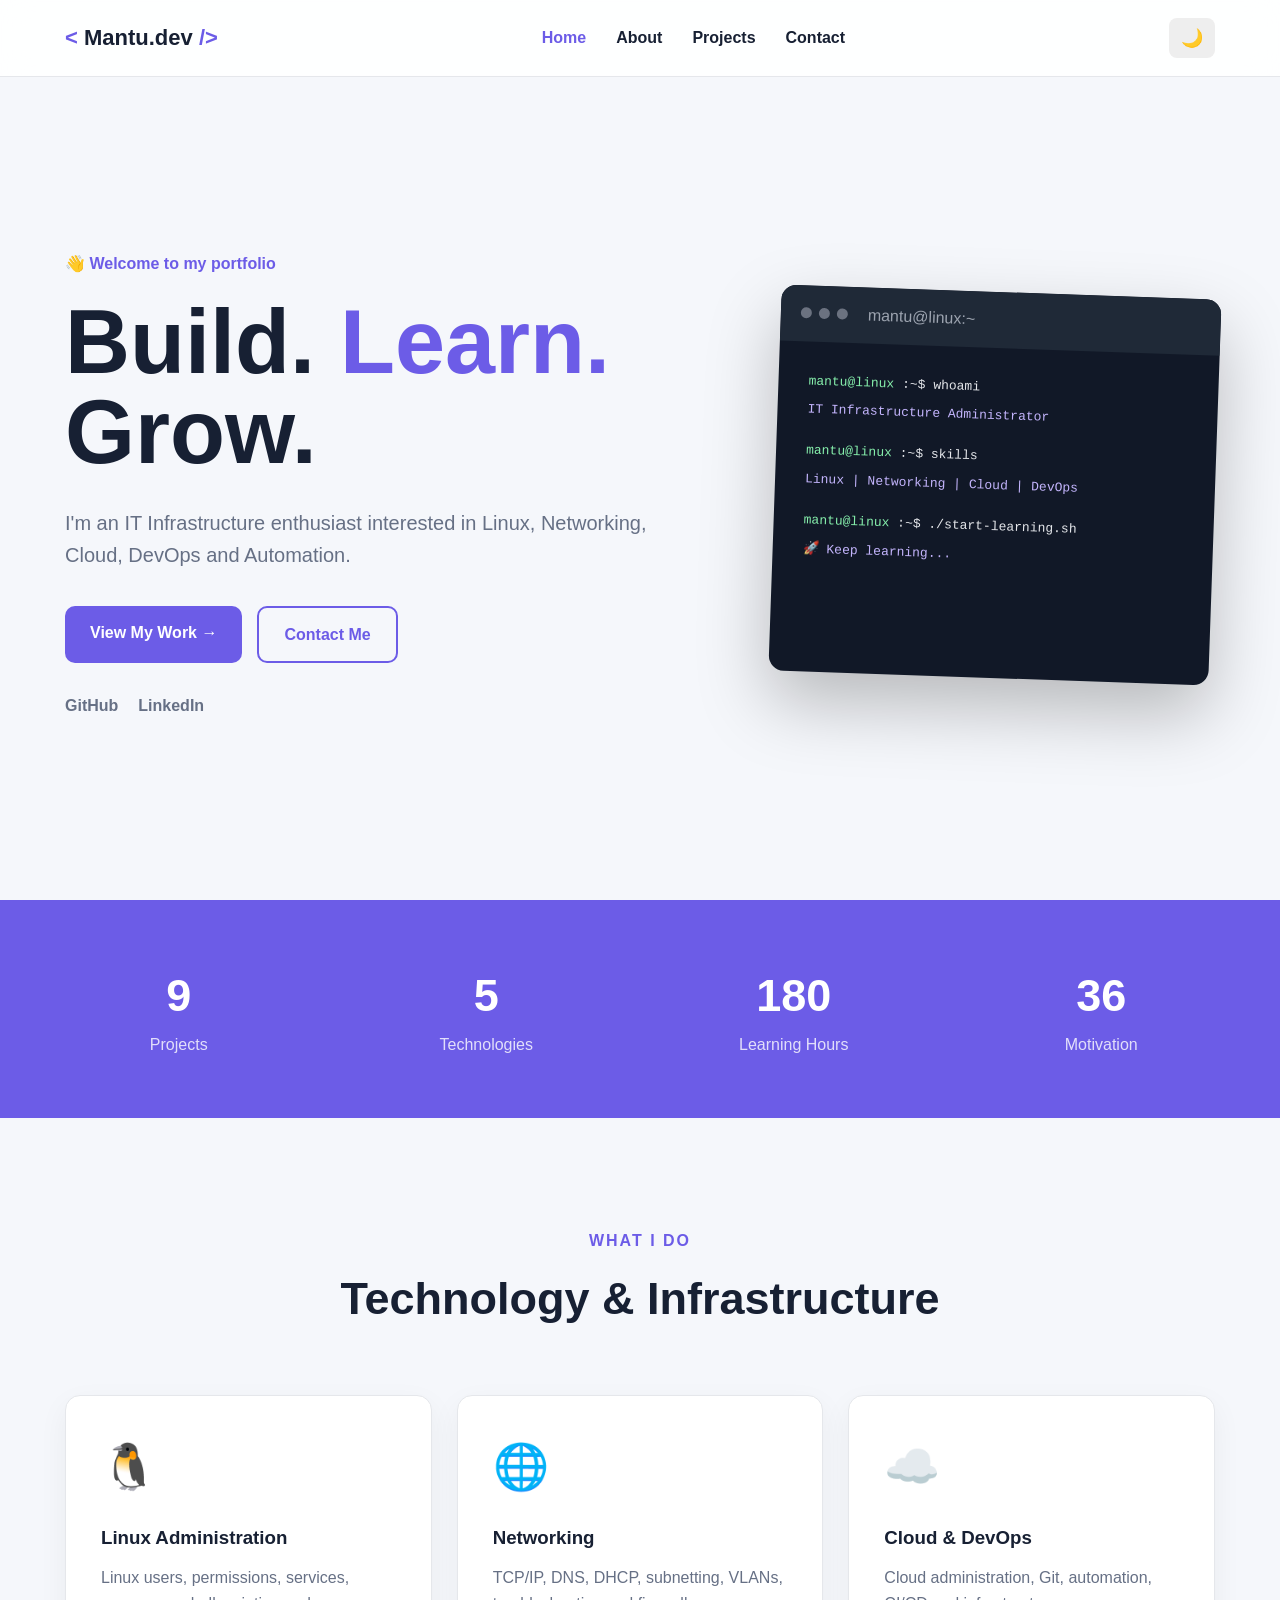
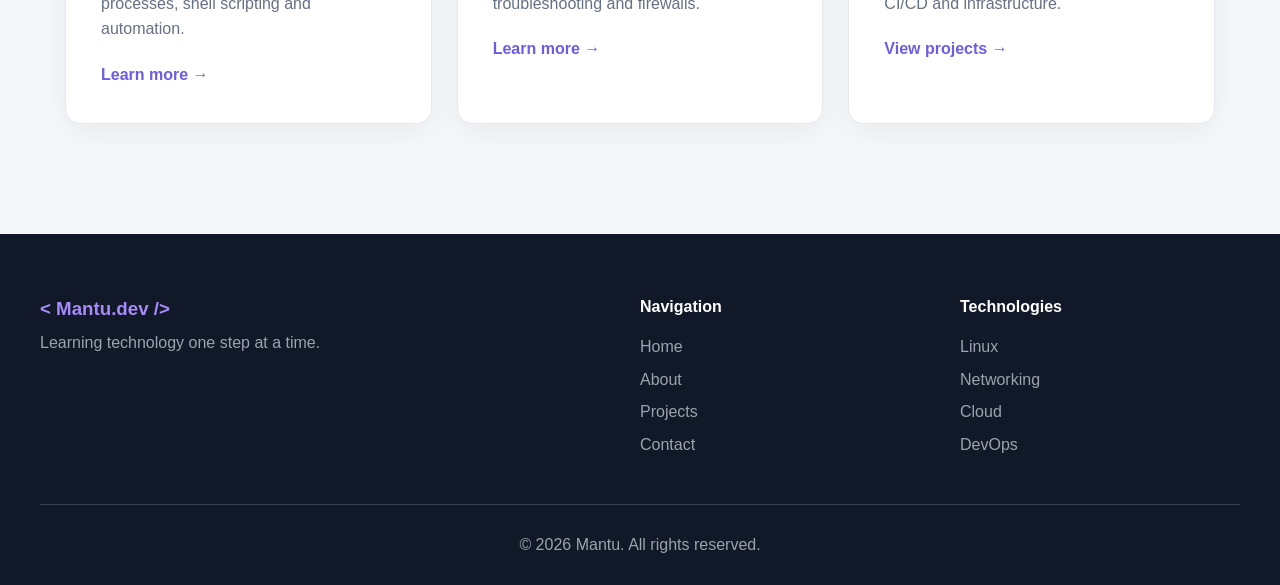
<file: index.html>
<!DOCTYPE html>
<html lang="en">

<head>

    <meta charset="UTF-8">

    <meta name="viewport"
          content="width=device-width, initial-scale=1.0">

    <meta name="description"
          content="Mantu's personal portfolio website">

    <title>Mantu | Portfolio</title>

    <link rel="stylesheet" href="css/style.css">
    <link rel="stylesheet" href="css/animations.css">
    <link rel="stylesheet" href="css/responsive.css">

</head>

<body>

<!-- ================= NAVBAR ================= -->

<header class="header">

    <nav class="navbar">

        <a href="index.html" class="logo">
            <span>&lt;</span> Mantu.dev <span>/&gt;</span>
        </a>

        <ul class="nav-links" id="navLinks">

            <li>
                <a href="index.html" class="active">Home</a>
            </li>

            <li>
                <a href="about.html">About</a>
            </li>

            <li>
                <a href="projects.html">Projects</a>
            </li>

            <li>
                <a href="contact.html">Contact</a>
            </li>

        </ul>

        <div class="nav-actions">

            <button id="themeToggle"
                    class="icon-button">
                🌙
            </button>

            <button id="menuToggle"
                    class="menu-button">
                ☰
            </button>

        </div>

    </nav>

</header>


<!-- ================= HERO ================= -->

<main>

<section class="hero">

    <div class="hero-content reveal">

        <p class="hero-label">
            👋 Welcome to my portfolio
        </p>

        <h1>
            Build.
            <span>Learn.</span>
            Grow.
        </h1>

        <p class="hero-description">

            I'm an IT Infrastructure enthusiast interested in
            Linux, Networking, Cloud, DevOps and Automation.

        </p>

        <div class="hero-buttons">

            <a href="projects.html"
               class="btn primary-btn">

                View My Work →

            </a>

            <a href="contact.html"
               class="btn secondary-btn">

                Contact Me

            </a>

        </div>

        <div class="social-links">

            <a href="#" aria-label="GitHub">
                GitHub
            </a>

            <a href="#" aria-label="LinkedIn">
                LinkedIn
            </a>

        </div>

    </div>


    <!-- CODE CARD -->

    <div class="hero-visual reveal">

        <div class="terminal">

            <div class="terminal-header">

                <div class="terminal-dots">

                    <span></span>
                    <span></span>
                    <span></span>

                </div>

                <p>mantu@linux:~</p>

            </div>

            <div class="terminal-body">

                <p>
                    <span class="terminal-green">
                        mantu@linux
                    </span>:~$
                    whoami
                </p>

                <p class="terminal-output">
                    IT Infrastructure Administrator
                </p>

                <p>
                    <span class="terminal-green">
                        mantu@linux
                    </span>:~$
                    skills
                </p>

                <p class="terminal-output">
                    Linux | Networking | Cloud | DevOps
                </p>

                <p>
                    <span class="terminal-green">
                        mantu@linux
                    </span>:~$
                    ./start-learning.sh
                </p>

                <p class="terminal-output">
                    🚀 Keep learning...
                </p>

            </div>

        </div>

    </div>

</section>


<!-- ================= STATS ================= -->

<section class="stats">

    <div class="stat-item">

        <h2 data-target="25">0</h2>

        <p>Projects</p>

    </div>

    <div class="stat-item">

        <h2 data-target="15">0</h2>

        <p>Technologies</p>

    </div>

    <div class="stat-item">

        <h2 data-target="500">0</h2>

        <p>Learning Hours</p>

    </div>

    <div class="stat-item">

        <h2 data-target="100">0</h2>

        <p>Motivation</p>

    </div>

</section>


<!-- ================= QUICK INTRO ================= -->

<section class="section">

    <div class="section-heading reveal">

        <p>WHAT I DO</p>

        <h2>Technology & Infrastructure</h2>

    </div>


    <div class="feature-grid">

        <article class="feature-card reveal">

            <div class="feature-icon">
                🐧
            </div>

            <h3>Linux Administration</h3>

            <p>
                Linux users, permissions, services,
                processes, shell scripting and automation.
            </p>

            <a href="about.html">
                Learn more →
            </a>

        </article>


        <article class="feature-card reveal">

            <div class="feature-icon">
                🌐
            </div>

            <h3>Networking</h3>

            <p>
                TCP/IP, DNS, DHCP, subnetting,
                VLANs, troubleshooting and firewalls.
            </p>

            <a href="about.html">
                Learn more →
            </a>

        </article>


        <article class="feature-card reveal">

            <div class="feature-icon">
                ☁️
            </div>

            <h3>Cloud & DevOps</h3>

            <p>
                Cloud administration, Git,
                automation, CI/CD and infrastructure.
            </p>

            <a href="projects.html">
                View projects →
            </a>

        </article>

    </div>

</section>

</main>


<!-- ================= FOOTER ================= -->

<footer class="footer">

    <div class="footer-container">

        <div>

            <h3>
                &lt; Mantu.dev /&gt;
            </h3>

            <p>
                Learning technology one step at a time.
            </p>

        </div>

        <div>

            <h4>Navigation</h4>

            <a href="index.html">Home</a>
            <a href="about.html">About</a>
            <a href="projects.html">Projects</a>
            <a href="contact.html">Contact</a>

        </div>

        <div>

            <h4>Technologies</h4>

            <p>Linux</p>
            <p>Networking</p>
            <p>Cloud</p>
            <p>DevOps</p>

        </div>

    </div>

    <div class="footer-bottom">

        <p>
            © 2026 Mantu. All rights reserved.
        </p>

    </div>

</footer>


<!-- SCROLL TOP -->

<button id="scrollTop"
        class="scroll-top">

    ↑

</button>


<script src="js/script.js"></script>

</body>

</html>
</file>
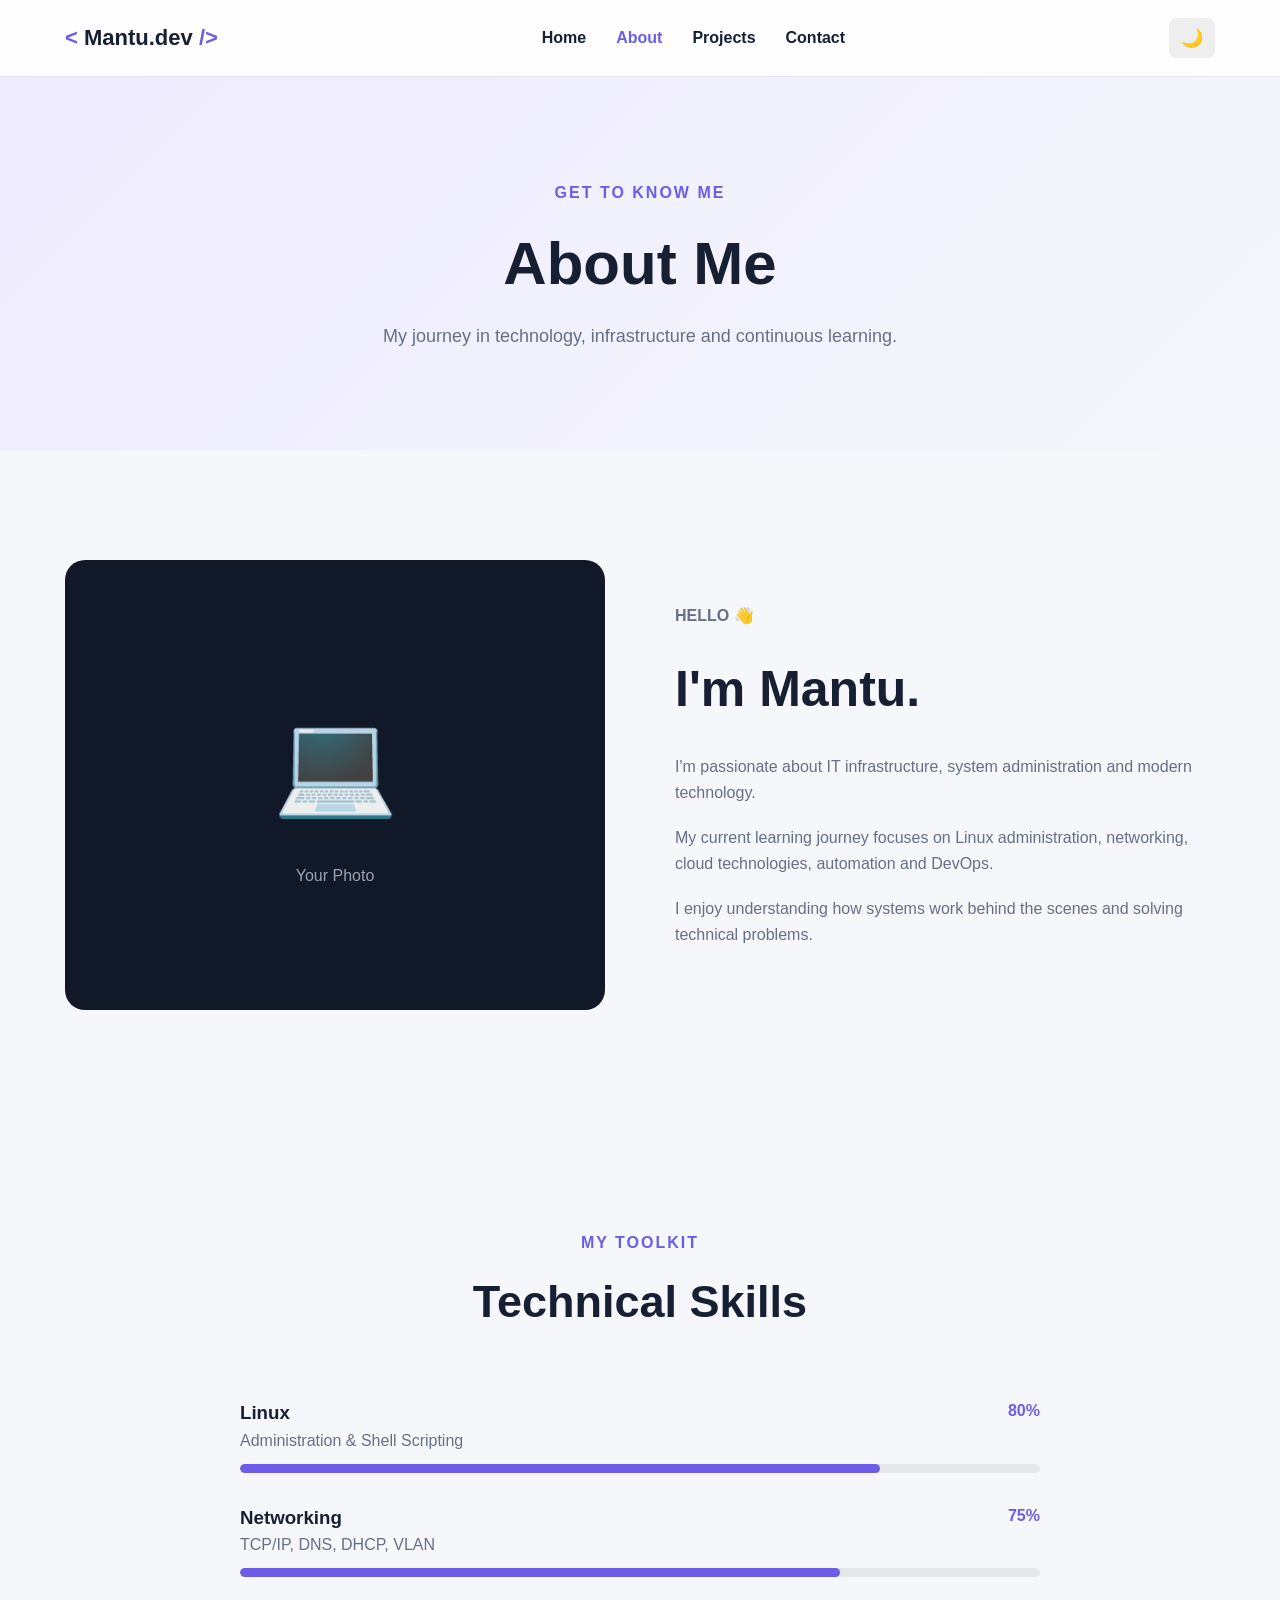
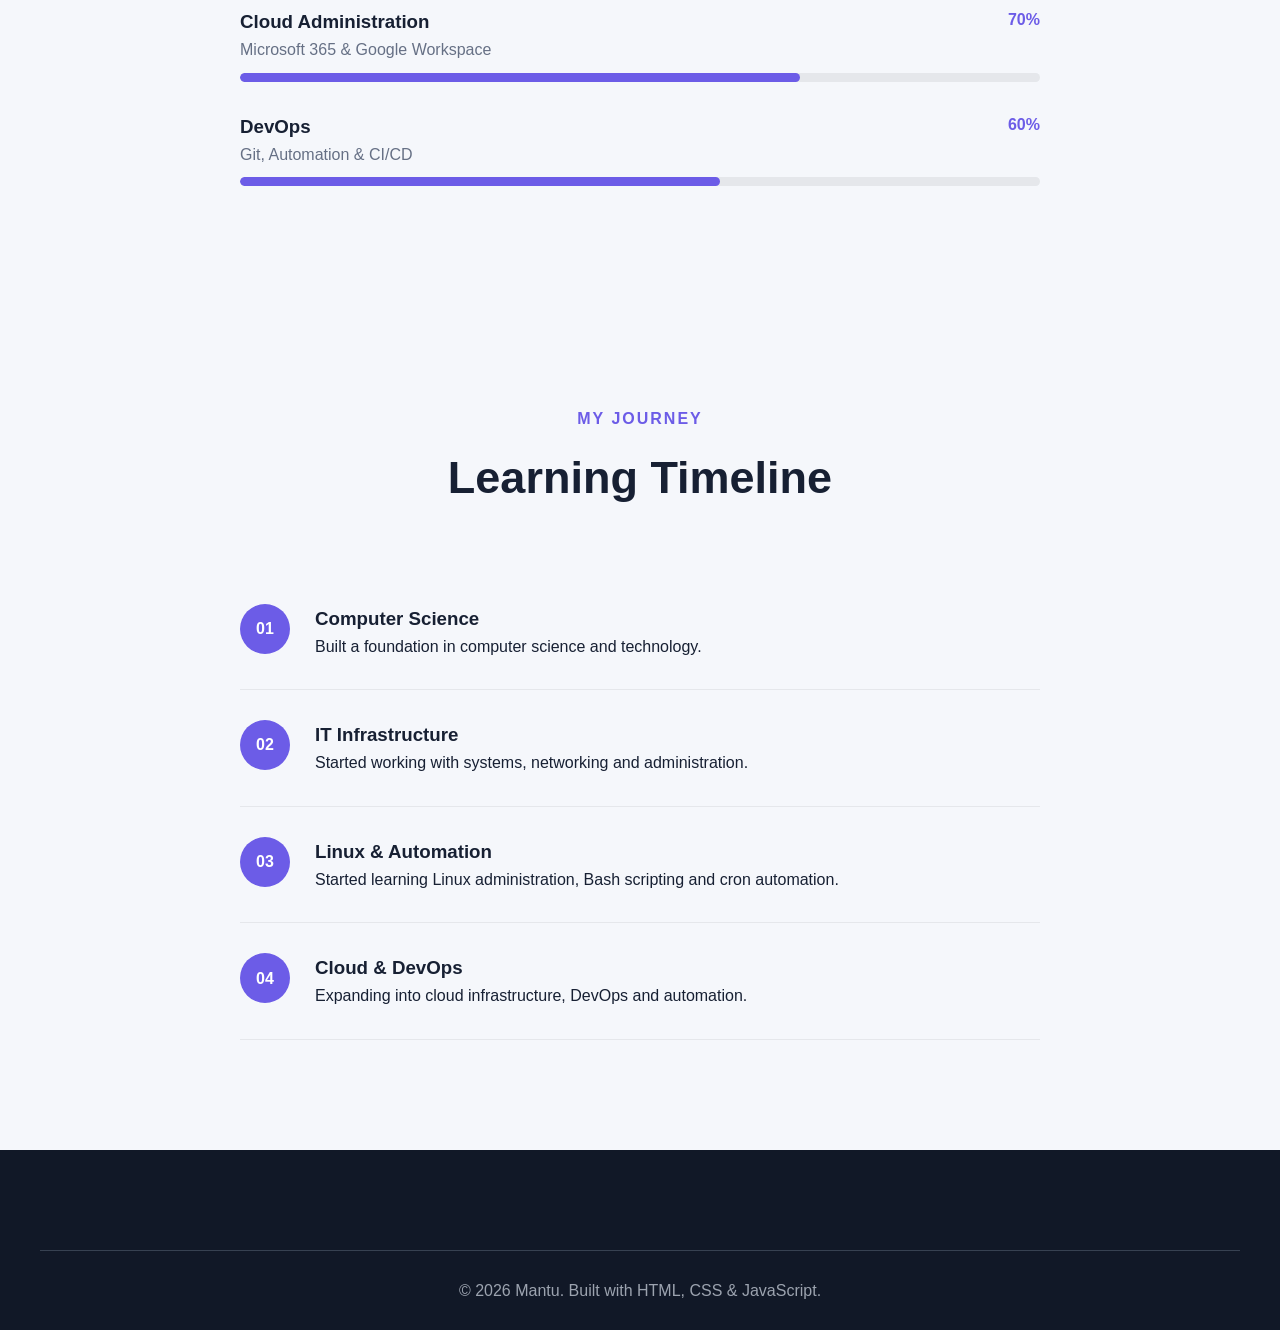
<file: about.html>
<!DOCTYPE html>
<html lang="en">

<head>

    <meta charset="UTF-8">

    <meta name="viewport"
          content="width=device-width, initial-scale=1.0">

    <title>About | Mantu</title>

    <link rel="stylesheet" href="css/style.css">
    <link rel="stylesheet" href="css/animations.css">
    <link rel="stylesheet" href="css/responsive.css">

</head>

<body>


<!-- NAVBAR -->

<header class="header">

    <nav class="navbar">

        <a href="index.html" class="logo">
            <span>&lt;</span> Mantu.dev <span>/&gt;</span>
        </a>

        <ul class="nav-links" id="navLinks">

            <li>
                <a href="index.html">Home</a>
            </li>

            <li>
                <a href="about.html" class="active">
                    About
                </a>
            </li>

            <li>
                <a href="projects.html">
                    Projects
                </a>
            </li>

            <li>
                <a href="contact.html">
                    Contact
                </a>
            </li>

        </ul>

        <div class="nav-actions">

            <button id="themeToggle"
                    class="icon-button">
                🌙
            </button>

            <button id="menuToggle"
                    class="menu-button">
                ☰
            </button>

        </div>

    </nav>

</header>


<main>

<!-- PAGE HEADER -->

<section class="page-header">

    <p>GET TO KNOW ME</p>

    <h1>About Me</h1>

    <p>
        My journey in technology, infrastructure
        and continuous learning.
    </p>

</section>


<!-- ABOUT -->

<section class="section">

    <div class="about-layout">

        <div class="about-image reveal">

            <div class="profile-placeholder">

                💻

                <span>
                    Your Photo
                </span>

            </div>

        </div>


        <div class="about-content reveal">

            <p class="small-title">
                HELLO 👋
            </p>

            <h2>
                I'm Mantu.
            </h2>

            <p>

                I'm passionate about IT infrastructure,
                system administration and modern
                technology.

            </p>

            <p>

                My current learning journey focuses on
                Linux administration, networking,
                cloud technologies, automation and DevOps.

            </p>

            <p>

                I enjoy understanding how systems work
                behind the scenes and solving technical
                problems.

            </p>

        </div>

    </div>

</section>


<!-- SKILLS -->

<section class="section">

    <div class="section-heading">

        <p>MY TOOLKIT</p>

        <h2>Technical Skills</h2>

    </div>


    <div class="skill-list">

        <div class="skill-row">

            <div>
                <h3>Linux</h3>
                <p>Administration & Shell Scripting</p>
            </div>

            <strong>80%</strong>

        </div>

        <div class="skill-progress">
            <span style="width:80%"></span>
        </div>


        <div class="skill-row">

            <div>
                <h3>Networking</h3>
                <p>TCP/IP, DNS, DHCP, VLAN</p>
            </div>

            <strong>75%</strong>

        </div>

        <div class="skill-progress">
            <span style="width:75%"></span>
        </div>


        <div class="skill-row">

            <div>
                <h3>Cloud Administration</h3>
                <p>Microsoft 365 & Google Workspace</p>
            </div>

            <strong>70%</strong>

        </div>

        <div class="skill-progress">
            <span style="width:70%"></span>
        </div>


        <div class="skill-row">

            <div>
                <h3>DevOps</h3>
                <p>Git, Automation & CI/CD</p>
            </div>

            <strong>60%</strong>

        </div>

        <div class="skill-progress">
            <span style="width:60%"></span>
        </div>

    </div>

</section>


<!-- TIMELINE -->

<section class="section">

    <div class="section-heading">

        <p>MY JOURNEY</p>

        <h2>Learning Timeline</h2>

    </div>


    <div class="timeline">

        <div class="timeline-item">

            <div class="timeline-dot">
                01
            </div>

            <div>

                <h3>Computer Science</h3>

                <p>
                    Built a foundation in computer science
                    and technology.
                </p>

            </div>

        </div>


        <div class="timeline-item">

            <div class="timeline-dot">
                02
            </div>

            <div>

                <h3>IT Infrastructure</h3>

                <p>
                    Started working with systems,
                    networking and administration.
                </p>

            </div>

        </div>


        <div class="timeline-item">

            <div class="timeline-dot">
                03
            </div>

            <div>

                <h3>Linux & Automation</h3>

                <p>
                    Started learning Linux administration,
                    Bash scripting and cron automation.
                </p>

            </div>

        </div>


        <div class="timeline-item">

            <div class="timeline-dot">
                04
            </div>

            <div>

                <h3>Cloud & DevOps</h3>

                <p>
                    Expanding into cloud infrastructure,
                    DevOps and automation.
                </p>

            </div>

        </div>

    </div>

</section>

</main>


<footer class="footer">

    <div class="footer-bottom">

        <p>
            © 2026 Mantu. Built with HTML, CSS & JavaScript.
        </p>

    </div>

</footer>


<button id="scrollTop"
        class="scroll-top">
    ↑
</button>


<script src="js/script.js"></script>

</body>

</html>
</file>
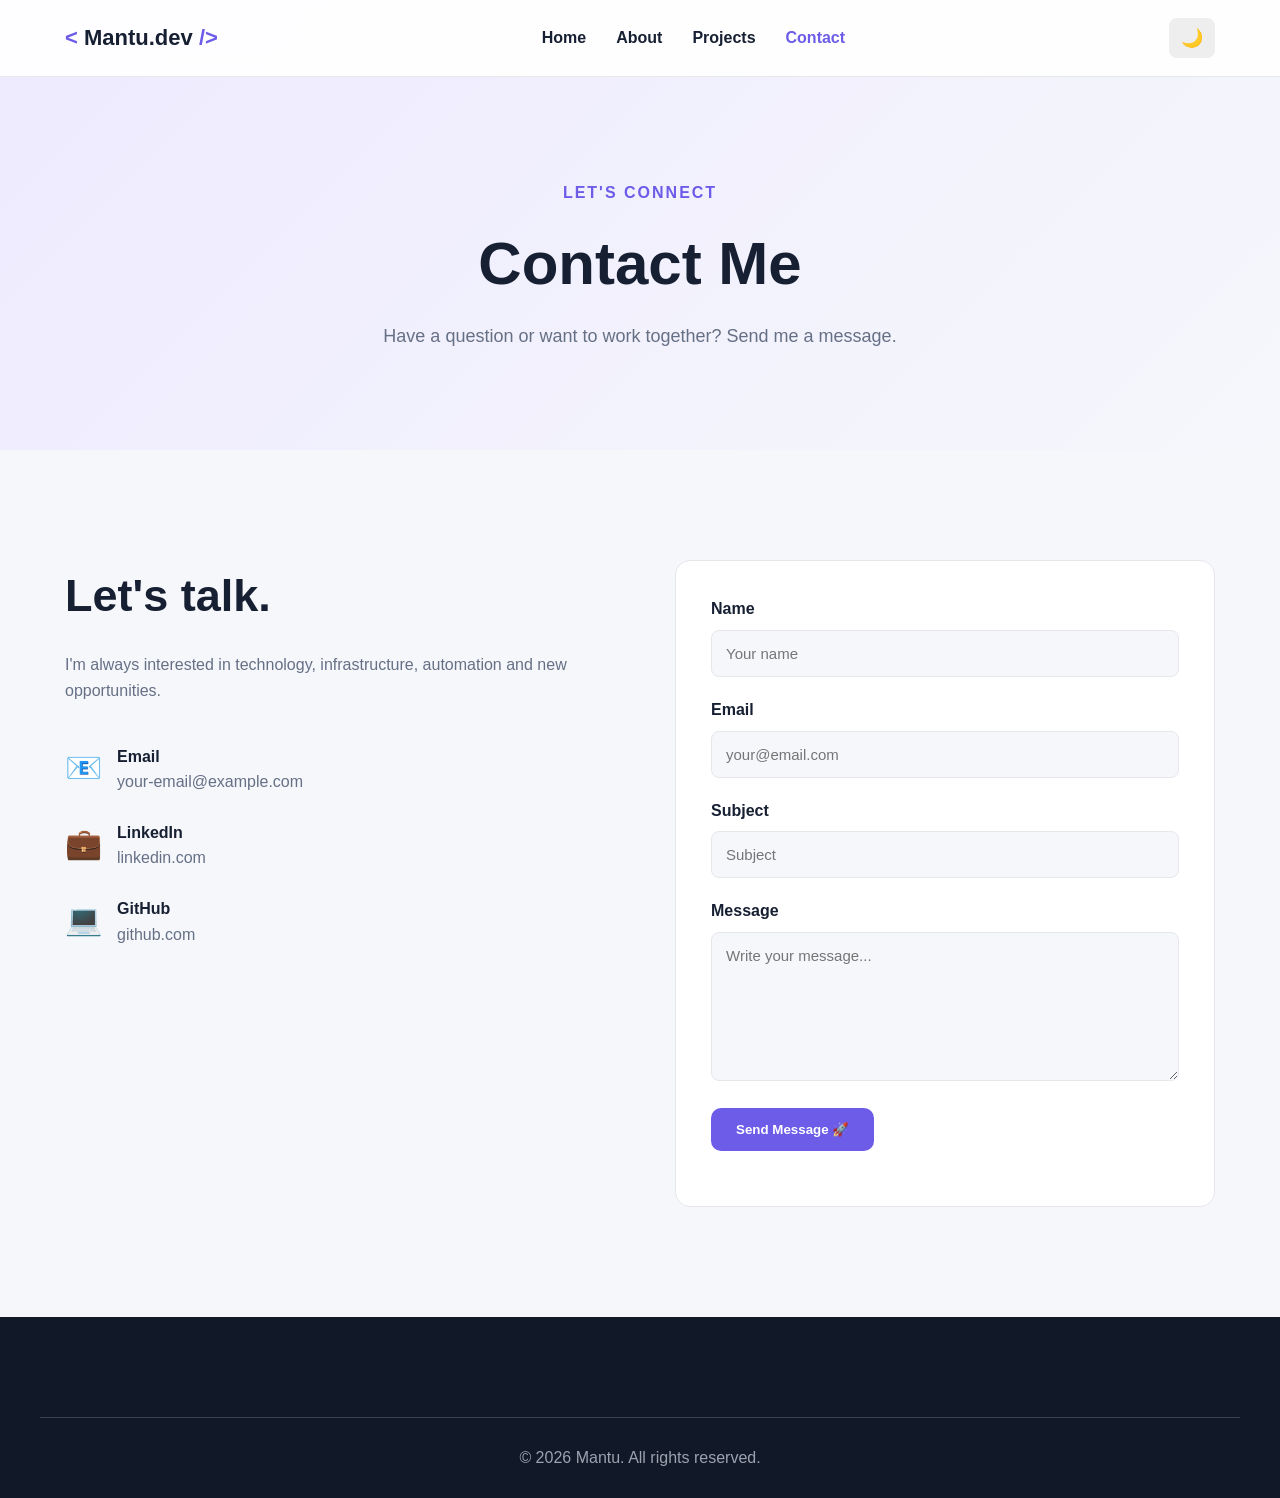
<file: contact.html>
<!DOCTYPE html>
<html lang="en">

<head>

    <meta charset="UTF-8">

    <meta name="viewport"
          content="width=device-width, initial-scale=1.0">

    <title>Contact | Mantu</title>

    <link rel="stylesheet" href="css/style.css">
    <link rel="stylesheet" href="css/animations.css">
    <link rel="stylesheet" href="css/responsive.css">

</head>

<body>


<header class="header">

    <nav class="navbar">

        <a href="index.html" class="logo">
            <span>&lt;</span> Mantu.dev <span>/&gt;</span>
        </a>

        <ul class="nav-links" id="navLinks">

            <li>
                <a href="index.html">
                    Home
                </a>
            </li>

            <li>
                <a href="about.html">
                    About
                </a>
            </li>

            <li>
                <a href="projects.html">
                    Projects
                </a>
            </li>

            <li>
                <a href="contact.html"
                   class="active">
                    Contact
                </a>
            </li>

        </ul>

        <div class="nav-actions">

            <button id="themeToggle"
                    class="icon-button">
                🌙
            </button>

            <button id="menuToggle"
                    class="menu-button">
                ☰
            </button>

        </div>

    </nav>

</header>


<main>


<section class="page-header">

    <p>LET'S CONNECT</p>

    <h1>Contact Me</h1>

    <p>
        Have a question or want to work together?
        Send me a message.
    </p>

</section>


<section class="section">


<div class="contact-layout">


<!-- CONTACT INFORMATION -->

<div class="contact-info reveal">

    <h2>
        Let's talk.
    </h2>

    <p>
        I'm always interested in technology,
        infrastructure, automation and new opportunities.
    </p>


    <div class="contact-item">

        <span>📧</span>

        <div>

            <h4>Email</h4>

            <p>
                your-email@example.com
            </p>

        </div>

    </div>


    <div class="contact-item">

        <span>💼</span>

        <div>

            <h4>LinkedIn</h4>

            <p>
                linkedin.com
            </p>

        </div>

    </div>


    <div class="contact-item">

        <span>💻</span>

        <div>

            <h4>GitHub</h4>

            <p>
                github.com
            </p>

        </div>

    </div>

</div>


<!-- FORM -->

<form id="contactForm"
      class="contact-form">


    <div class="form-group">

        <label for="name">
            Name
        </label>

        <input
            type="text"
            id="name"
            placeholder="Your name"
        >

        <small id="nameError"></small>

    </div>


    <div class="form-group">

        <label for="email">
            Email
        </label>

        <input
            type="email"
            id="email"
            placeholder="your@email.com"
        >

        <small id="emailError"></small>

    </div>


    <div class="form-group">

        <label for="subject">
            Subject
        </label>

        <input
            type="text"
            id="subject"
            placeholder="Subject"
        >

        <small id="subjectError"></small>

    </div>


    <div class="form-group">

        <label for="message">
            Message
        </label>

        <textarea
            id="message"
            rows="7"
            placeholder="Write your message..."
        ></textarea>

        <small id="messageError"></small>

    </div>


    <button
        type="submit"
        class="btn primary-btn">

        Send Message 🚀

    </button>


    <div id="formSuccess"
         class="form-success">

    </div>


</form>


</div>

</section>


</main>


<footer class="footer">

    <div class="footer-bottom">

        <p>
            © 2026 Mantu. All rights reserved.
        </p>

    </div>

</footer>


<button id="scrollTop"
        class="scroll-top">

    ↑

</button>


<script src="js/script.js"></script>
<script src="js/contact.js"></script>

</body>

</html>
</file>
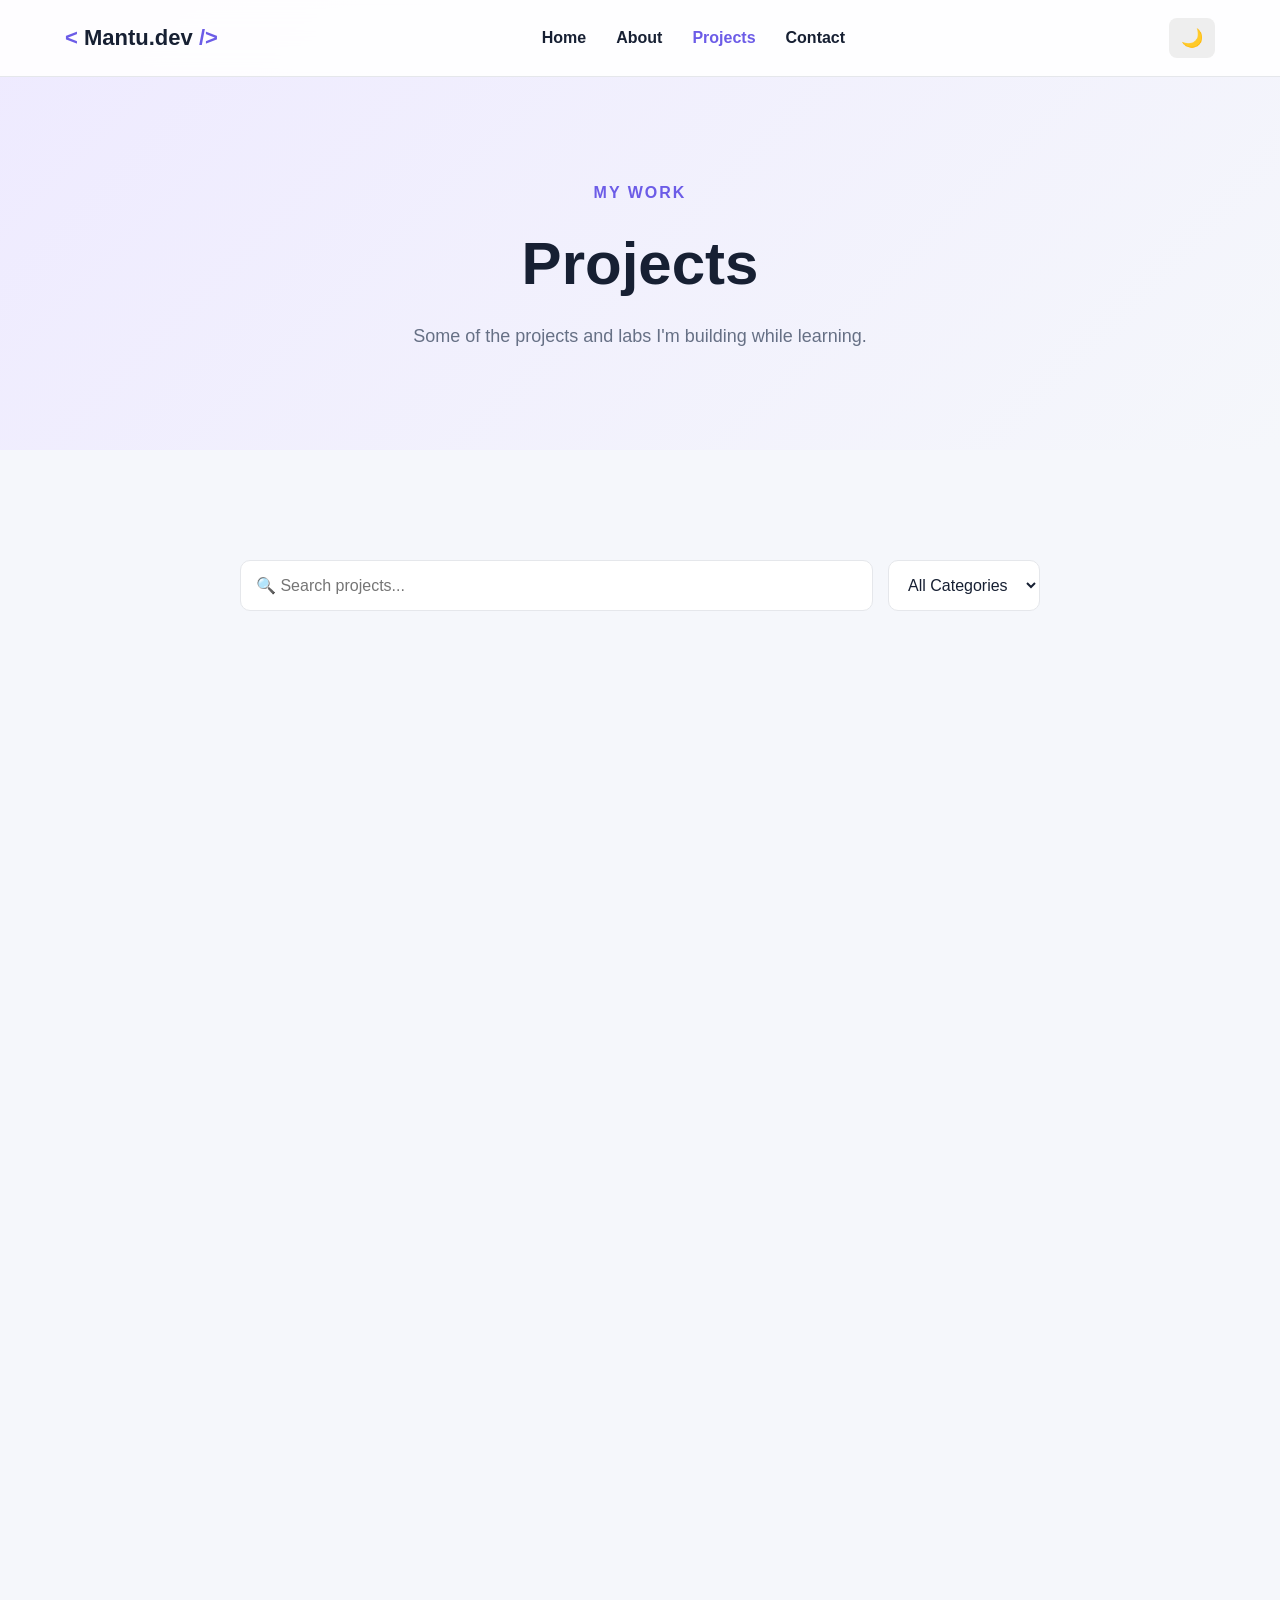
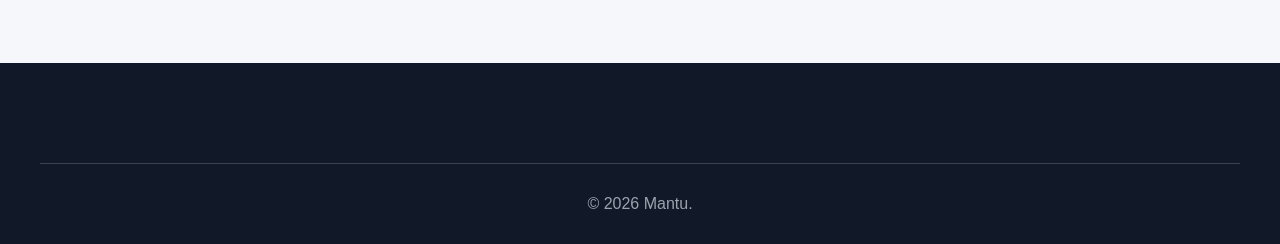
<file: projects.html>
<!DOCTYPE html>
<html lang="en">

<head>

    <meta charset="UTF-8">

    <meta name="viewport"
          content="width=device-width, initial-scale=1.0">

    <title>Projects | Mantu</title>

    <link rel="stylesheet" href="css/style.css">
    <link rel="stylesheet" href="css/animations.css">
    <link rel="stylesheet" href="css/responsive.css">

</head>

<body>


<header class="header">

    <nav class="navbar">

        <a href="index.html" class="logo">
            <span>&lt;</span> Mantu.dev <span>/&gt;</span>
        </a>

        <ul class="nav-links" id="navLinks">

            <li>
                <a href="index.html">
                    Home
                </a>
            </li>

            <li>
                <a href="about.html">
                    About
                </a>
            </li>

            <li>
                <a href="projects.html"
                   class="active">
                    Projects
                </a>
            </li>

            <li>
                <a href="contact.html">
                    Contact
                </a>
            </li>

        </ul>

        <div class="nav-actions">

            <button id="themeToggle"
                    class="icon-button">
                🌙
            </button>

            <button id="menuToggle"
                    class="menu-button">
                ☰
            </button>

        </div>

    </nav>

</header>


<main>


<section class="page-header">

    <p>MY WORK</p>

    <h1>Projects</h1>

    <p>
        Some of the projects and labs I'm building
        while learning.
    </p>

</section>


<section class="section">

    <!-- SEARCH -->

    <div class="project-controls">

        <input
            type="text"
            id="projectSearch"
            placeholder="🔍 Search projects..."
        >

        <select id="categoryFilter">

            <option value="all">
                All Categories
            </option>

            <option value="Linux">
                Linux
            </option>

            <option value="Networking">
                Networking
            </option>

            <option value="DevOps">
                DevOps
            </option>

        </select>

    </div>


    <!-- PROJECTS WILL BE LOADED HERE -->

    <div id="projectsContainer"
         class="projects-grid">

    </div>

</section>


</main>


<footer class="footer">

    <div class="footer-bottom">

        <p>
            © 2026 Mantu.
        </p>

    </div>

</footer>


<script src="js/script.js"></script>
<script src="js/projects.js"></script>

</body>

</html>
</file>
<file: css/style.css>
/* =========================================
   GLOBAL
========================================= */

* {
    margin: 0;
    padding: 0;
    box-sizing: border-box;
}

html {
    scroll-behavior: smooth;
}

:root {

    --primary: #6c5ce7;
    --primary-dark: #5849d6;

    --background: #f5f7fb;
    --card: #ffffff;

    --text: #172033;
    --muted: #667085;

    --border: #e5e7eb;

    --dark-bg: #0b1120;
    --dark-card: #111827;

    --max-width: 1200px;
}

body {

    font-family:
        Arial,
        Helvetica,
        sans-serif;

    background: var(--background);

    color: var(--text);

    line-height: 1.6;

    transition:
        background 0.3s,
        color 0.3s;
}

a {
    text-decoration: none;
}

button,
input,
textarea,
select {
    font-family: inherit;
}


/* =========================================
   NAVBAR
========================================= */

.header {

    position: fixed;

    top: 0;
    left: 0;

    width: 100%;

    z-index: 1000;

    background:
        rgba(255,255,255,0.9);

    backdrop-filter:
        blur(15px);

    border-bottom:
        1px solid var(--border);
}

.navbar {

    max-width:
        var(--max-width);

    margin:
        auto;

    padding:
        18px 25px;

    display:
        flex;

    align-items:
        center;

    justify-content:
        space-between;
}

.logo {

    font-size:
        22px;

    font-weight:
        800;

    color:
        var(--text);
}

.logo span {
    color:
        var(--primary);
}

.nav-links {

    display:
        flex;

    list-style:
        none;

    gap:
        30px;
}

.nav-links a {

    color:
        var(--text);

    font-weight:
        600;

    transition:
        0.3s;
}

.nav-links a:hover,
.nav-links a.active {

    color:
        var(--primary);
}

.nav-actions {

    display:
        flex;

    gap:
        10px;
}

.icon-button,
.menu-button {

    border:
        none;

    background:
        #eeeeee;

    padding:
        9px 12px;

    border-radius:
        8px;

    cursor:
        pointer;

    font-size:
        18px;
}

.menu-button {
    display:
        none;
}


/* =========================================
   HERO
========================================= */

.hero {

    min-height:
        100vh;

    max-width:
        var(--max-width);

    margin:
        auto;

    padding:
        150px 25px 80px;

    display:
        flex;

    align-items:
        center;

    justify-content:
        space-between;

    gap:
        60px;
}

.hero-content {
    max-width:
        650px;
}

.hero-label {

    color:
        var(--primary);

    font-weight:
        700;

    margin-bottom:
        20px;
}

.hero h1 {

    font-size:
        clamp(55px, 8vw, 90px);

    line-height:
        1;

    margin-bottom:
        30px;
}

.hero h1 span {
    color:
        var(--primary);
}

.hero-description {

    font-size:
        20px;

    color:
        var(--muted);

    max-width:
        600px;

    margin-bottom:
        35px;
}

.hero-buttons {

    display:
        flex;

    gap:
        15px;

    margin-bottom:
        30px;
}

.btn {

    display:
        inline-block;

    padding:
        14px 25px;

    border-radius:
        10px;

    font-weight:
        700;

    border:
        none;

    cursor:
        pointer;

    transition:
        0.3s;
}

.btn:hover {
    transform:
        translateY(-3px);
}

.primary-btn {

    background:
        var(--primary);

    color:
        white;
}

.primary-btn:hover {
    background:
        var(--primary-dark);
}

.secondary-btn {

    border:
        2px solid var(--primary);

    color:
        var(--primary);
}

.social-links {

    display:
        flex;

    gap:
        20px;
}

.social-links a {

    color:
        var(--muted);

    font-weight:
        600;
}


/* =========================================
   TERMINAL
========================================= */

.hero-visual {
    width:
        500px;
}

.terminal {

    background:
        #111827;

    border-radius:
        15px;

    overflow:
        hidden;

    box-shadow:
        0 30px 70px rgba(0,0,0,0.25);

    transform:
        rotate(2deg);

    transition:
        0.4s;
}

.terminal:hover {

    transform:
        rotate(0deg)
        scale(1.03);
}

.terminal-header {

    display:
        flex;

    align-items:
        center;

    gap:
        20px;

    padding:
        15px 20px;

    background:
        #1f2937;

    color:
        #9ca3af;
}

.terminal-dots {

    display:
        flex;

    gap:
        7px;
}

.terminal-dots span {

    width:
        11px;

    height:
        11px;

    border-radius:
        50%;

    background:
        #6b7280;
}

.terminal-body {

    padding:
        30px;

    color:
        #e5e7eb;

    font-family:
        monospace;

    min-height:
        330px;
}

.terminal-green {
    color:
        #86efac;
}

.terminal-output {

    color:
        #c4b5fd;

    margin:
        8px 0 20px;
}


/* =========================================
   STATS
========================================= */

.stats {

    background:
        var(--primary);

    color:
        white;

    display:
        grid;

    grid-template-columns:
        repeat(4, 1fr);

    text-align:
        center;

    padding:
        60px 25px;
}

.stat-item h2 {

    font-size:
        45px;
}

.stat-item p {
    opacity:
        0.8;
}


/* =========================================
   SECTIONS
========================================= */

.section {

    max-width:
        var(--max-width);

    margin:
        auto;

    padding:
        110px 25px;
}

.section-heading {

    text-align:
        center;

    margin-bottom:
        60px;
}

.section-heading p {

    color:
        var(--primary);

    font-weight:
        800;

    letter-spacing:
        2px;
}

.section-heading h2 {

    font-size:
        45px;

    margin-top:
        10px;
}


/* =========================================
   FEATURE CARDS
========================================= */

.feature-grid {

    display:
        grid;

    grid-template-columns:
        repeat(3,1fr);

    gap:
        25px;
}

.feature-card {

    background:
        var(--card);

    padding:
        35px;

    border:
        1px solid var(--border);

    border-radius:
        15px;

    box-shadow:
        0 10px 30px rgba(0,0,0,0.05);

    transition:
        0.3s;
}

.feature-card:hover {

    transform:
        translateY(-10px);

    box-shadow:
        0 20px 40px rgba(0,0,0,0.1);
}

.feature-icon {

    font-size:
        45px;

    margin-bottom:
        20px;
}

.feature-card h3 {
    margin-bottom:
        12px;
}

.feature-card p {

    color:
        var(--muted);

    margin-bottom:
        20px;
}

.feature-card a {

    color:
        var(--primary);

    font-weight:
        700;
}


/* =========================================
   PAGE HEADER
========================================= */

.page-header {

    text-align:
        center;

    padding:
        180px 25px 100px;

    background:
        linear-gradient(
            135deg,
            #eeeaff,
            #f5f7fb
        );
}

.page-header p:first-child {

    color:
        var(--primary);

    font-weight:
        800;

    letter-spacing:
        2px;
}

.page-header h1 {

    font-size:
        60px;

    margin:
        10px 0;
}

.page-header p:last-child {

    color:
        var(--muted);

    font-size:
        18px;
}


/* =========================================
   ABOUT
========================================= */

.about-layout {

    display:
        grid;

    grid-template-columns:
        1fr 1fr;

    gap:
        70px;

    align-items:
        center;
}

.profile-placeholder {

    min-height:
        450px;

    border-radius:
        20px;

    background:
        #111827;

    display:
        flex;

    flex-direction:
        column;

    justify-content:
        center;

    align-items:
        center;

    color:
        white;

    font-size:
        100px;
}

.profile-placeholder span {

    font-size:
        16px;

    margin-top:
        20px;

    color:
        #9ca3af;
}

.small-title {

    color:
        var(--primary);

    font-weight:
        800;
}

.about-content h2 {

    font-size:
        50px;

    margin:
        10px 0 25px;
}

.about-content p {

    color:
        var(--muted);

    margin-bottom:
        20px;
}


/* =========================================
   SKILLS
========================================= */

.skill-list {

    max-width:
        800px;

    margin:
        auto;
}

.skill-row {

    display:
        flex;

    justify-content:
        space-between;

    margin-top:
        30px;
}

.skill-row p {
    color:
        var(--muted);
}

.skill-row strong {
    color:
        var(--primary);
}

.skill-progress {

    height:
        9px;

    background:
        #e5e7eb;

    border-radius:
        20px;

    overflow:
        hidden;

    margin-top:
        10px;
}

.skill-progress span {

    display:
        block;

    height:
        100%;

    background:
        var(--primary);

    border-radius:
        20px;
}


/* =========================================
   TIMELINE
========================================= */

.timeline {

    max-width:
        800px;

    margin:
        auto;
}

.timeline-item {

    display:
        flex;

    gap:
        25px;

    padding:
        30px 0;

    border-bottom:
        1px solid var(--border);
}

.timeline-dot {

    min-width:
        50px;

    height:
        50px;

    border-radius:
        50%;

    background:
        var(--primary);

    color:
        white;

    display:
        flex;

    align-items:
        center;

    justify-content:
        center;

    font-weight:
        700;
}


/* =========================================
   PROJECTS
========================================= */

.project-controls {

    display:
        flex;

    gap:
        15px;

    max-width:
        800px;

    margin:
        0 auto 50px;
}

.project-controls input,
.project-controls select {

    padding:
        15px;

    border:
        1px solid var(--border);

    border-radius:
        10px;

    background:
        var(--card);

    color:
        var(--text);

    font-size:
        16px;

    outline:
        none;
}

.project-controls input {
    flex:
        1;
}

.projects-grid {

    display:
        grid;

    grid-template-columns:
        repeat(3,1fr);

    gap:
        25px;
}

.project-card {

    background:
        var(--card);

    border:
        1px solid var(--border);

    border-radius:
        15px;

    overflow:
        hidden;

    transition:
        0.3s;
}

.project-card:hover {

    transform:
        translateY(-8px);

    box-shadow:
        0 20px 40px rgba(0,0,0,0.1);
}

.project-image {

    height:
        180px;

    background:
        #111827;

    display:
        flex;

    align-items:
        center;

    justify-content:
        center;

    font-size:
        60px;
}

.project-body {
    padding:
        25px;
}

.project-category {

    color:
        var(--primary);

    font-size:
        13px;

    font-weight:
        800;

    text-transform:
        uppercase;
}

.project-body h3 {
    margin:
        10px 0;
}

.project-body p {

    color:
        var(--muted);

    margin-bottom:
        20px;
}

.project-tags {

    display:
        flex;

    flex-wrap:
        wrap;

    gap:
        8px;
}

.project-tags span {

    background:
        #eeeaff;

    color:
        var(--primary);

    padding:
        5px 10px;

    border-radius:
        20px;

    font-size:
        12px;
}


/* =========================================
   CONTACT
========================================= */

.contact-layout {

    display:
        grid;

    grid-template-columns:
        1fr 1fr;

    gap:
        70px;
}

.contact-info h2 {

    font-size:
        45px;

    margin-bottom:
        20px;
}

.contact-info > p {

    color:
        var(--muted);

    margin-bottom:
        40px;
}

.contact-item {

    display:
        flex;

    gap:
        15px;

    margin-bottom:
        25px;
}

.contact-item > span {
    font-size:
        30px;
}

.contact-item p {
    color:
        var(--muted);
}

.contact-form {

    background:
        var(--card);

    padding:
        35px;

    border:
        1px solid var(--border);

    border-radius:
        15px;
}

.form-group {
    margin-bottom:
        20px;
}

.form-group label {

    display:
        block;

    font-weight:
        700;

    margin-bottom:
        8px;
}

.form-group input,
.form-group textarea {

    width:
        100%;

    padding:
        14px;

    border:
        1px solid var(--border);

    border-radius:
        8px;

    outline:
        none;

    background:
        var(--background);

    color:
        var(--text);

    font-size:
        15px;
}

.form-group input:focus,
.form-group textarea:focus {

    border-color:
        var(--primary);
}

.form-group small {

    color:
        #e74c3c;

    display:
        block;

    margin-top:
        5px;
}

.form-success {

    margin-top:
        20px;

    color:
        #16a34a;

    font-weight:
        700;
}


/* =========================================
   FOOTER
========================================= */

.footer {

    background:
        #111827;

    color:
        white;

    padding:
        60px 25px 20px;
}

.footer-container {

    max-width:
        var(--max-width);

    margin:
        auto;

    display:
        grid;

    grid-template-columns:
        2fr 1fr 1fr;

    gap:
        40px;
}

.footer h3 {
    color:
        #a78bfa;
}

.footer h4 {
    margin-bottom:
        15px;
}

.footer a,
.footer p {

    display:
        block;

    color:
        #9ca3af;

    margin:
        7px 0;
}

.footer-bottom {

    max-width:
        var(--max-width);

    margin:
        40px auto 0;

    padding-top:
        20px;

    border-top:
        1px solid #374151;

    text-align:
        center;
}


/* =========================================
   SCROLL BUTTON
========================================= */

.scroll-top {

    position:
        fixed;

    right:
        25px;

    bottom:
        25px;

    width:
        50px;

    height:
        50px;

    border:
        none;

    border-radius:
        50%;

    background:
        var(--primary);

    color:
        white;

    font-size:
        22px;

    cursor:
        pointer;

    display:
        none;

    z-index:
        900;
}


/* =========================================
   DARK MODE
========================================= */

body.dark {

    --background:
        #0b1120;

    --card:
        #111827;

    --text:
        #f5f7fb;

    --muted:
        #9ca3af;

    --border:
        #273244;
}

body.dark .header {

    background:
        rgba(11,17,32,0.9);
}

body.dark .page-header {

    background:
        linear-gradient(
            135deg,
            #111827,
            #0b1120
        );
}

body.dark .icon-button,
body.dark .menu-button {

    background:
        #1f2937;

    color:
        white;
}
</file>
<file: css/animations.css>
/* =====================================
   FADE UP
===================================== */

.reveal {

    opacity:
        0;

    transform:
        translateY(30px);

    transition:
        opacity 0.8s ease,
        transform 0.8s ease;
}

.reveal.show {

    opacity:
        1;

    transform:
        translateY(0);
}


/* =====================================
   FLOATING
===================================== */

@keyframes floating {

    0% {
        transform:
            translateY(0);
    }

    50% {
        transform:
            translateY(-10px);
    }

    100% {
        transform:
            translateY(0);
    }

}

.hero-visual {

    animation:
        floating 5s ease-in-out infinite;
}


/* =====================================
   PULSE
===================================== */

@keyframes pulse {

    0% {
        box-shadow:
            0 0 0 0
            rgba(108,92,231,0.4);
    }

    70% {
        box-shadow:
            0 0 0 15px
            rgba(108,92,231,0);
    }

    100% {
        box-shadow:
            0 0 0 0
            rgba(108,92,231,0);
    }

}

.primary-btn {
    animation:
        pulse 3s infinite;
}


/* =====================================
   CARD HOVER
===================================== */

.feature-card,
.project-card {

    transition:
        transform 0.3s ease,
        box-shadow 0.3s ease;
}
</file>
<file: css/responsive.css>
/* =====================================
   TABLETS
===================================== */

@media (max-width: 950px) {

    .hero {

        flex-direction:
            column;

        text-align:
            center;
    }

    .hero-content {
        max-width:
            700px;
    }

    .hero-buttons,
    .social-links {
        justify-content:
            center;
    }

    .hero-visual {
        width:
            min(100%, 600px);
    }

    .feature-grid,
    .projects-grid {

        grid-template-columns:
            repeat(2,1fr);
    }

    .about-layout,
    .contact-layout {

        grid-template-columns:
            1fr;

    }

    .about-image {
        max-width:
            600px;

        margin:
            auto;
    }

}


/* =====================================
   MOBILE
===================================== */

@media (max-width: 650px) {

    .navbar {
        padding:
            15px 20px;
    }

    .nav-links {

        position:
            absolute;

        top:
            70px;

        left:
            0;

        width:
            100%;

        background:
            white;

        flex-direction:
            column;

        align-items:
            center;

        padding:
            25px;

        display:
            none;
    }

    body.dark .nav-links {
        background:
            #111827;
    }

    .nav-links.active {
        display:
            flex;
    }

    .menu-button {
        display:
            block;
    }

    .hero {
        padding-top:
            130px;
    }

    .hero h1 {
        font-size:
            55px;
    }

    .hero-description {
        font-size:
            17px;
    }

    .hero-buttons {

        flex-direction:
            column;

    }

    .stats {

        grid-template-columns:
            repeat(2,1fr);

        gap:
            30px;
    }

    .feature-grid,
    .projects-grid {

        grid-template-columns:
            1fr;
    }

    .section {
        padding:
            80px 20px;
    }

    .section-heading h2 {
        font-size:
            35px;
    }

    .page-header h1 {
        font-size:
            45px;
    }

    .project-controls {

        flex-direction:
            column;
    }

    .footer-container {

        grid-template-columns:
            1fr;

    }

}
</file>
